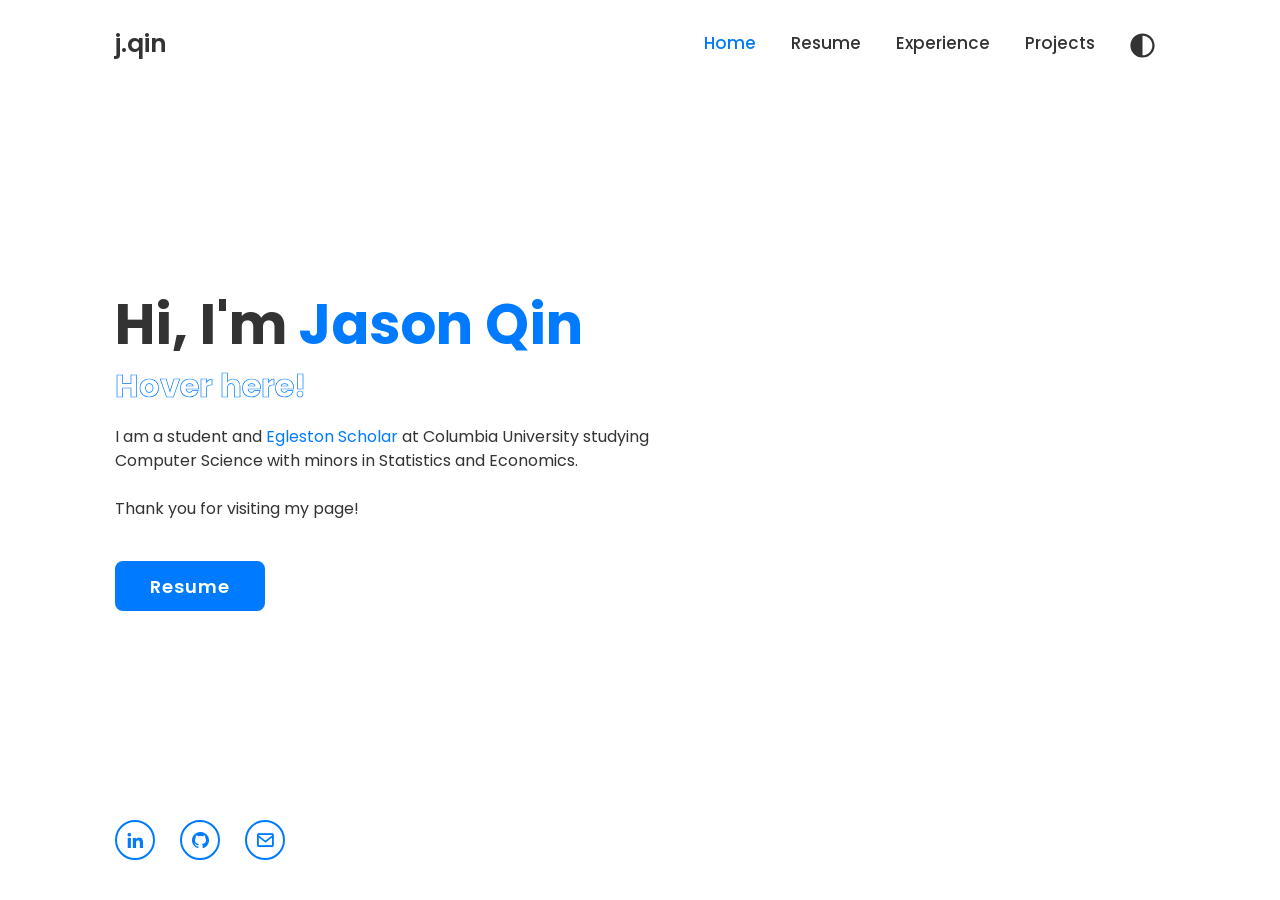
<file: index.html>
<!DOCTYPE html>
<html lang="en">
 
<head>
    <link rel="icon" href="static/images/crane.png" type="image/icon type">
    <meta charset="UTF-8">
    <meta name="viewport" content="width=device-width, initial-scale=1.0">
    <title>J.Qin</title>
    <link href='https://unpkg.com/boxicons@2.1.4/css/boxicons.min.css' rel='stylesheet'>
    <link href="https://stackpath.bootstrapcdn.com/bootstrap/4.5.2/css/bootstrap.min.css" rel="stylesheet">
    <link href="static/css/home.css" rel="stylesheet">
    <script src="static/js/home.js"></script>
</head>

<body>
    <header class="header">
        <a href="index.html" class="logo">j.qin
        </a>

        <div class="bx bx-menu" id="menu-icon"></div>

        <nav class="navbar">
            <a href="index.html" class="active">Home</a>
            <a href="resume.html">Resume</a>
            <a href="experience.html">Experience</a>
            <a href="projects.html">Projects</a>

            <!-- Light/dark toggle button -->
            <button id="theme-toggle" onclick="toggleTheme()" class="theme-toggle" aria-label="Toggle theme">
            <svg
              xmlns="http://www.w3.org/2000/svg"
              aria-hidden="true"
              width="1em"
              height="1em"
              class="theme-toggle__dark-side"
              fill="currentColor"
              viewBox="0 0 32 32"
            >
              <path d="M16 .5C7.4.5.5 7.4.5 16S7.4 31.5 16 31.5 31.5 24.6 31.5 16 24.6.5 16 .5zm0 28.1V3.4C23 3.4 28.6 9 28.6 16S23 28.6 16 28.6z" />
            </svg>
            </button>
        </nav>
    </header>

<section class="home" id="home">
    <div class="home-content">
        <h1>Hi, I'm <span>Jason Qin</span></h1>
        <div class="text-animate">
            <h3 id="text">Hover here!</h3>
        </div>
        <p>I am a student and <a href="https://www.engineering.columbia.edu/egleston-scholars/jason-qin" target="_blank" class = 'link'>Egleston Scholar</a> at Columbia University studying Computer Science with minors in Statistics and Economics.
            <br><br>Thank you for visiting my page!
        </p>
        <div class="btn-box">
            <a href="resume.html" class="btn">Resume</a>
        </div>

        <div class="home-sci">
            <a href="https://www.linkedin.com/in/jasonqinedu/" target="_blank"><i class='bx bxl-linkedin'></i></a>
            <a href="https://github.com/jaysonedu" target="_blank"><i class='bx bxl-github'></i></a>
            <a href="mailto:jasonqinedu@gmail.com?subject=[Website]" target="_blank"><i class='bx bx-envelope'></i></a>

        </div>
<!--
        <div class="home-imgHover">
            
        </div>
-->
    </div>

    <!--Inspired by: Zach Goodson, Github: Quantum-Studios-->
    <script>
        const letters = "abcdefghijklmnopqrstuvwxyz";
        let interval = null;
        let revertInterval = null;
    
        document.getElementById("text").onmouseover = event => {
            let iteration = 0;
            const originalText = "Hover here!";
            
            clearInterval(interval);
            clearInterval(revertInterval); // Clear any existing revert interval
    
            interval = setInterval(() => {
                event.target.innerText = event.target.innerText
                    .split("")
                    .map((letter, index) => {
                        if (index < iteration || !letters.includes(originalText[index].toLowerCase())) {
                            return originalText[index];
                        }
                        return letters[Math.floor(Math.random() * 26)];
                    })
                    .join("");
    
                if (iteration >= originalText.length) {
                    clearInterval(interval);
                }
    
                iteration += originalText.length / 30; // Control speed so it ends in 1s
            }, 30);
    
            // Start reverting each letter one by one after the effect ends
            setTimeout(() => {
                clearInterval(interval);
                let revertIteration = 0;
    
                revertInterval = setInterval(() => {
                    event.target.innerText = event.target.innerText
                        .split("")
                        .map((letter, index) => {
                            if (index < revertIteration || !letters.includes(originalText[index].toLowerCase())) {
                                return originalText[index];
                            }
                            return event.target.innerText[index];
                        })
                        .join("");
    
                    if (revertIteration >= originalText.length) {
                        clearInterval(revertInterval);
                    }
    
                    revertIteration++;
                }, 100); // Adjust the speed of reverting letters here
            }, 1000); // 1 second timeout
        }
    
        document.getElementById("text").onmouseout = function() {
            clearInterval(interval);
            clearInterval(revertInterval);
            event.target.innerText = "Hover here!";
        }
    </script>
    

</section>

<script>
    // Function to toggle theme and save the preference
    function toggleTheme() {
        var element = document.body;
        element.classList.toggle("dark-mode");

        // Save the preference in localStorage
        if (element.classList.contains("dark-mode")) {
            localStorage.setItem("theme", "dark");
        } else {
            localStorage.setItem("theme", "light");
        }
    }

    // On page load, check the saved theme and apply it
    window.onload = function() {
        var savedTheme = localStorage.getItem("theme");
        if (savedTheme && savedTheme === "dark") {
            document.body.classList.add("dark-mode");
        }
    };
</script>

    <!-- Include jQuery, Popper.js, and Bootstrap JS -->
    <script src="https://code.jquery.com/jquery-3.5.1.min.js"></script>
    <script src="https://cdn.jsdelivr.net/npm/@popperjs/core@2.9.2/dist/umd/popper.min.js"></script>
    <script src="https://stackpath.bootstrapcdn.com/bootstrap/4.5.2/js/bootstrap.min.js"></script>
</body>
</html>
</file>
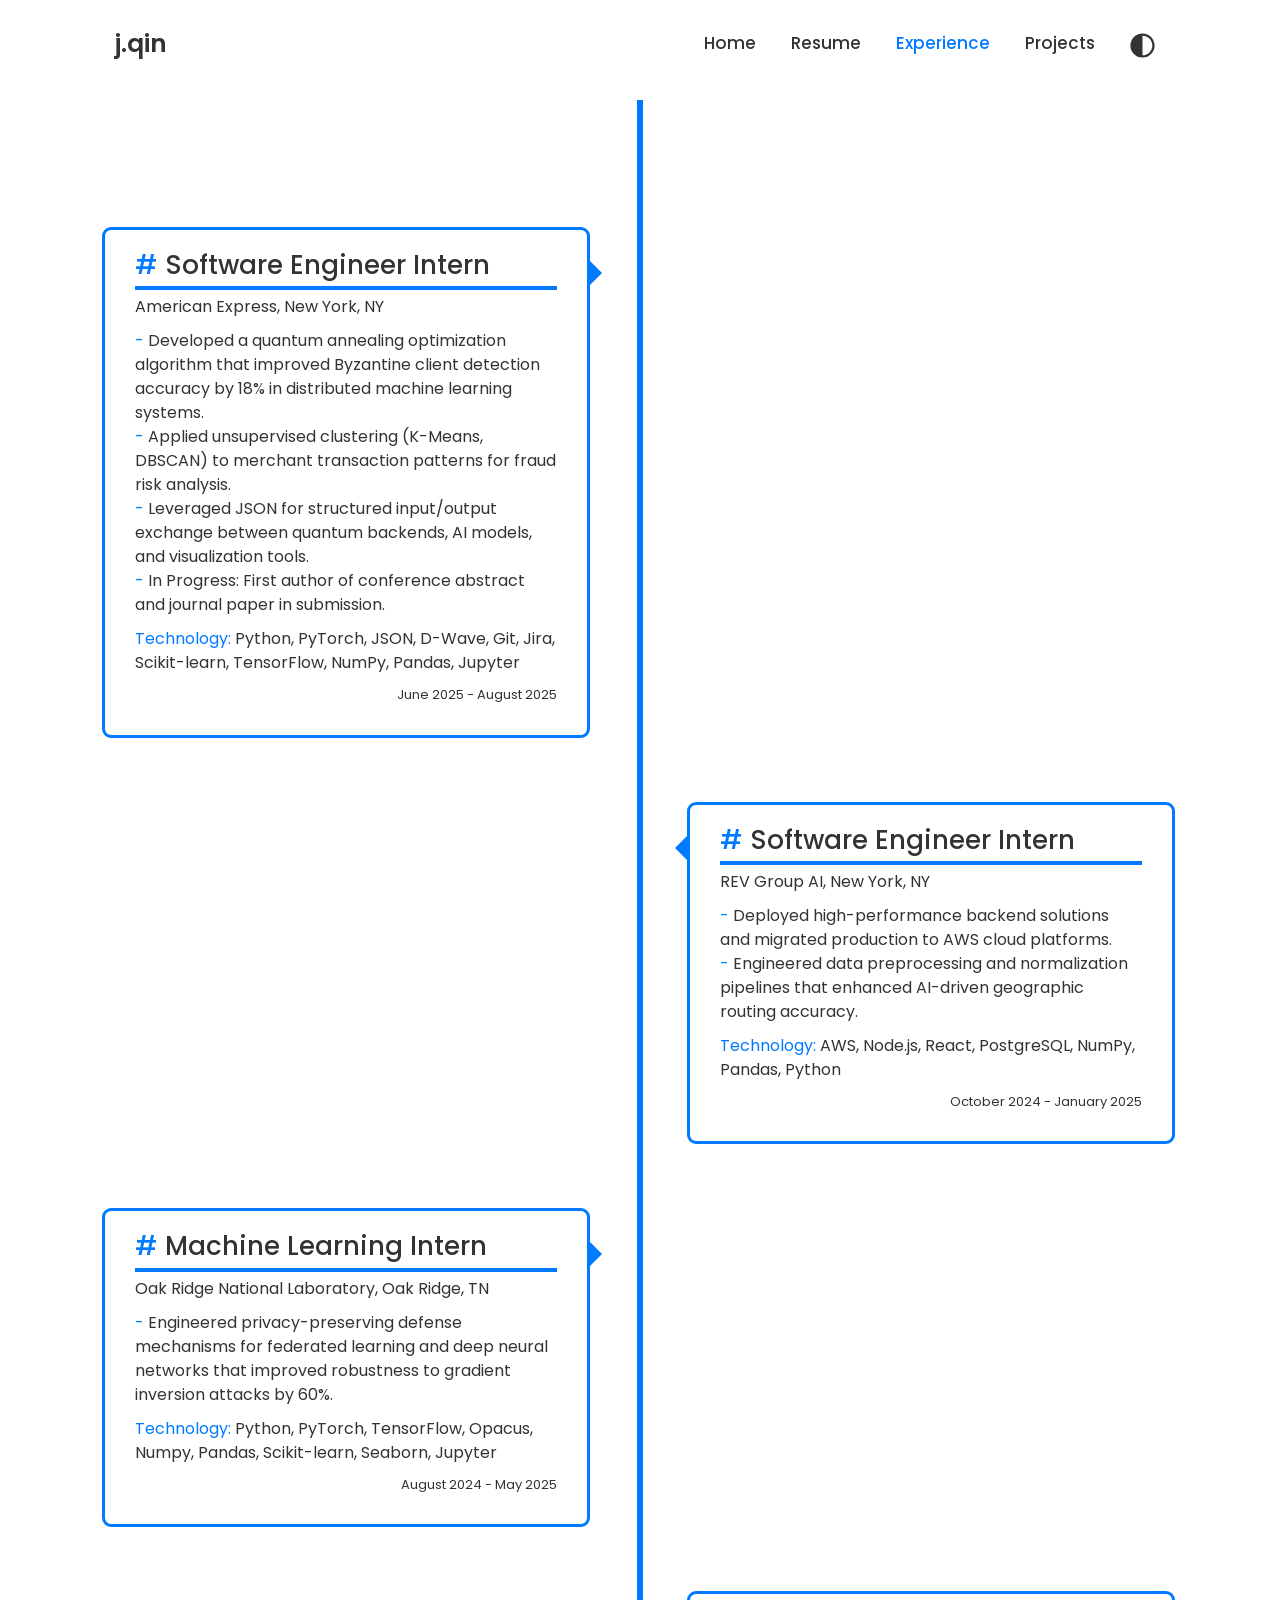
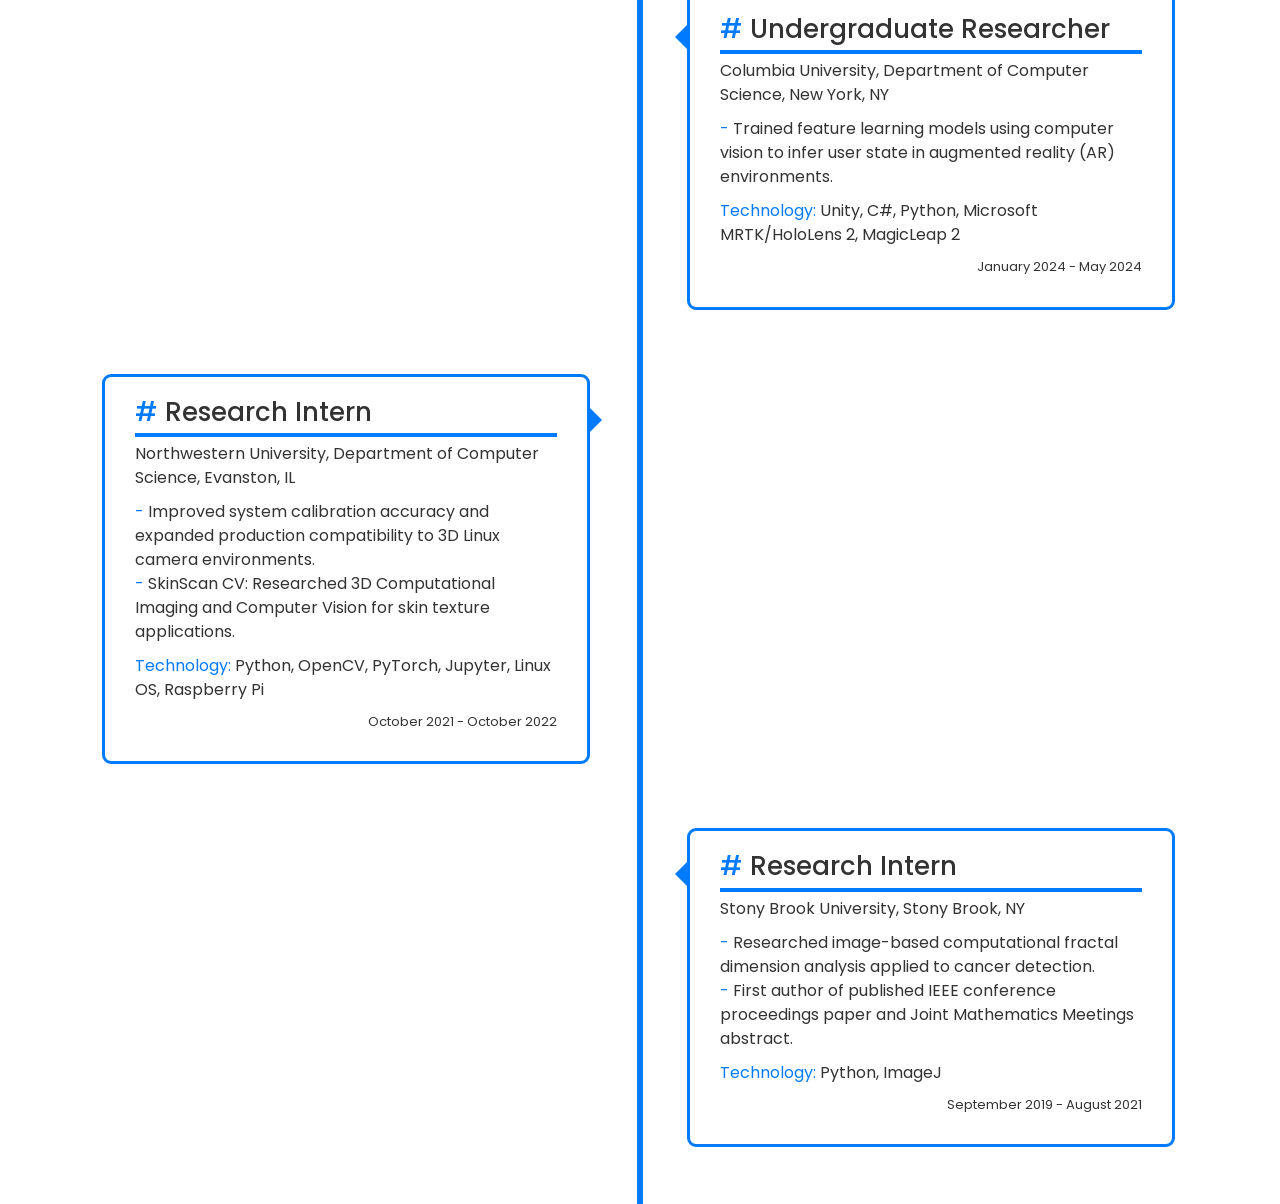
<file: experience.html>
<!DOCTYPE html>
<html lang="en">
 
<head>
    <link rel="icon" href="static/images/crane.png" type="image/icon type">
    <meta charset="UTF-8">
    <meta name="viewport" content="width=device-width, initial-scale=1.0">
    <title>Experience - J.Qin</title>
    <link href='https://unpkg.com/boxicons@2.1.4/css/boxicons.min.css' rel='stylesheet'>
    <link href="https://stackpath.bootstrapcdn.com/bootstrap/4.5.2/css/bootstrap.min.css" rel="stylesheet">
    <link href="static/css/home.css" rel="stylesheet">
    <script src="static/js/home.js"></script>
</head>

<body>
    <header class="header">
        <a href="index.html" class="logo">j.qin
        </a>

        <div class="bx bx-menu" id="menu-icon"></div>

        <nav class="navbar">
            <a href="index.html">Home</a>
            <a href="resume.html">Resume</a>
            <a href="experience.html" class="active">Experience</a>
            <a href="projects.html">Projects</a>

            <!-- Light/dark toggle button -->
            <button id="theme-toggle" onclick="toggleTheme()" class="theme-toggle" aria-label="Toggle theme">
            <svg
              xmlns="http://www.w3.org/2000/svg"
              aria-hidden="true"
              width="1em"
              height="1em"
              class="theme-toggle__dark-side"
              fill="currentColor"
              viewBox="0 0 32 32"
            >
              <path d="M16 .5C7.4.5.5 7.4.5 16S7.4 31.5 16 31.5 31.5 24.6 31.5 16 24.6.5 16 .5zm0 28.1V3.4C23 3.4 28.6 9 28.6 16S23 28.6 16 28.6z" />
            </svg>
            </button>
        </nav>
    </header>

<section class="timeline">

    <div class="timeline-container left">
        <div class="timeline-text">
            <h3><span># </span>Software Engineer Intern</h3>
            <p class="location">American Express, New York, NY</p>
            <p class="description"><span>- </span>Developed a quantum annealing optimization algorithm that improved Byzantine client detection accuracy by 18% in distributed machine learning systems.
            <br><span>- </span>Applied unsupervised clustering (K-Means, DBSCAN) to merchant transaction patterns for fraud risk analysis.
            <br><span>- </span>Leveraged JSON for structured input/output exchange between quantum backends, AI models, and visualization tools.
            <br><span>- </span>In Progress: First author of conference abstract and journal paper in submission.
            </p>
            <p class="technology"><span>Technology: </span>Python, PyTorch, JSON, D-Wave, Git, Jira, Scikit-learn, TensorFlow, NumPy, Pandas, Jupyter</p>
            <p class="date">June 2025 - August 2025</p> 

            <span class="container-arrow left"></span>
        </div>
    </div>

    <div class="timeline-container right">
        <div class="timeline-text">
            <h3><span># </span>Software Engineer Intern</h3>
            <p class="location">REV Group AI, New York, NY</p>
            <p class="description"><span>- </span>Deployed high-performance backend solutions and migrated production to AWS cloud platforms.
            <br><span>- </span>Engineered data preprocessing and normalization pipelines that enhanced AI-driven geographic routing accuracy.
            </p>
            <p class="technology"><span>Technology: </span>AWS, Node.js, React, PostgreSQL, NumPy, Pandas, Python</p>
            <p class="date">October 2024 - January 2025</p> 

            <span class="container-arrow right"></span>
        </div>
    </div>

    <div class="timeline-container left">
        <div class="timeline-text">
            <h3><span># </span>Machine Learning Intern</h3>
            <p class="location">Oak Ridge National Laboratory, Oak Ridge, TN</p>
            <p class="description"><span>- </span>Engineered privacy-preserving defense mechanisms for federated learning and deep neural networks that improved robustness to gradient inversion attacks by 60%.
            </p>
            <p class="technology"><span>Technology: </span>Python, PyTorch, TensorFlow, Opacus, Numpy, Pandas, Scikit-learn, Seaborn, Jupyter</p>
            <p class="date">August 2024 - May 2025</p> 

            <span class="container-arrow left"></span>
        </div>
    </div>

    <div class="timeline-container right">
        <div class="timeline-text">
            <h3><span># </span>Undergraduate Researcher</h3>
            <p class="location">Columbia University, Department of Computer Science, New York, NY</p>
            <p class="description"><span>- </span>Trained feature learning models using computer vision to infer user state in augmented reality (AR) environments.
            </p>
            <p class="technology"><span>Technology: </span>Unity, C#, Python, Microsoft MRTK/HoloLens 2, MagicLeap 2</p>
            <p class="date">January 2024 - May 2024</p> 

            <span class="container-arrow right"></span>
        </div>
    </div>

    <div class="timeline-container left">
        <div class="timeline-text">
            <h3><span># </span>Research Intern</h3>
            <p class="location">Northwestern University, Department of Computer Science, Evanston, IL</p>
            <p class="description"><span>- </span>Improved system calibration accuracy and expanded production compatibility to 3D Linux camera environments.
            <br><span>- </span>SkinScan CV: Researched 3D Computational Imaging and Computer Vision for skin texture applications.
            </p>
            <p class="technology"><span>Technology: </span>Python, OpenCV, PyTorch, Jupyter, Linux OS, Raspberry Pi</p>
            <p class="date">October 2021 - October 2022</p> 

            <span class="container-arrow left"></span>
        </div>
    </div>

    <div class="timeline-container right">
        <div class="timeline-text">
            <h3><span># </span>Research Intern</h3>
            <p class="location">Stony Brook University, Stony Brook, NY</p>
            <p class="description"><span>- </span>Researched image-based computational fractal dimension analysis applied to cancer detection.
            <br><span>- </span>First author of published IEEE conference proceedings paper and Joint Mathematics Meetings abstract.
            </p>
            <p class="technology"><span>Technology: </span>Python, ImageJ</p>
            <p class="date">September 2019 - August 2021</p> 

            <span class="container-arrow right"></span>
        </div>
    </div>
    

</section>

<script>
    // Function to toggle theme and save the preference
    function toggleTheme() {
        var element = document.body;
        element.classList.toggle("dark-mode");

        // Save the preference in localStorage
        if (element.classList.contains("dark-mode")) {
            localStorage.setItem("theme", "dark");
        } else {
            localStorage.setItem("theme", "light");
        }
    }

    // On page load, check the saved theme and apply it
    window.onload = function() {
        var savedTheme = localStorage.getItem("theme");
        if (savedTheme && savedTheme === "dark") {
            document.body.classList.add("dark-mode");
        }
    };
</script>

    <!-- Include jQuery, Popper.js, and Bootstrap JS -->
    <script src="https://code.jquery.com/jquery-3.5.1.min.js"></script>
    <script src="https://cdn.jsdelivr.net/npm/@popperjs/core@2.9.2/dist/umd/popper.min.js"></script>
    <script src="https://stackpath.bootstrapcdn.com/bootstrap/4.5.2/js/bootstrap.min.js"></script>
</body>
</html>
</file>
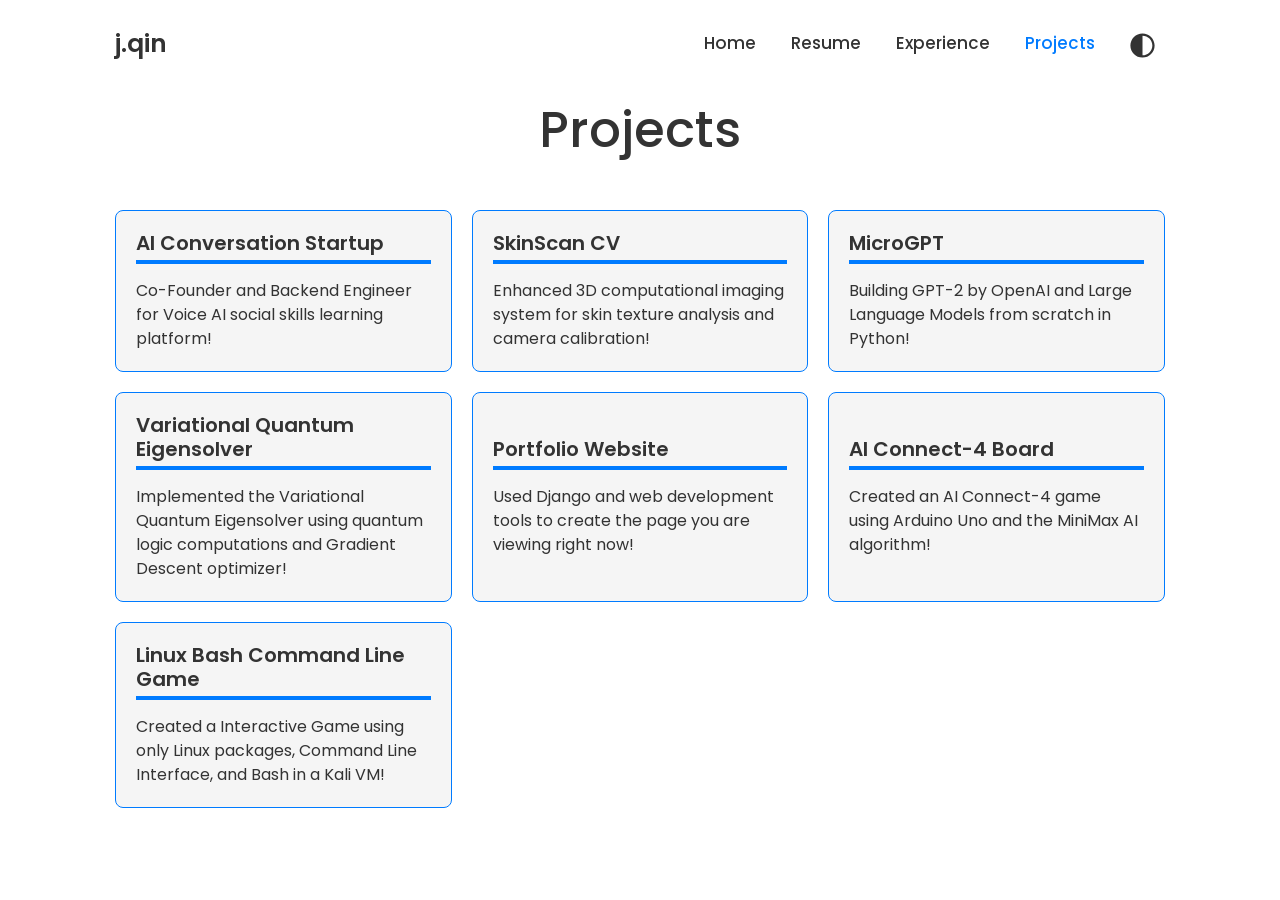
<file: projects.html>
<!DOCTYPE html>
<html lang="en">
 
<head>
    <link rel="icon" href="static/images/crane.png" type="image/icon type">
    <meta charset="UTF-8">
    <meta name="viewport" content="width=device-width, initial-scale=1.0">
    <title>Projects - J.Qin</title>
    <link href='https://unpkg.com/boxicons@2.1.4/css/boxicons.min.css' rel='stylesheet'>
    <link href="https://stackpath.bootstrapcdn.com/bootstrap/4.5.2/css/bootstrap.min.css" rel="stylesheet">
    <link href="static/css/home.css" rel="stylesheet">
    <script src="static/js/home.js"></script>
</head>

<body>
    <header class="header">
        <a href="index.html" class="logo">j.qin
        </a>

        <div class="bx bx-menu" id="menu-icon"></div>

        <nav class="navbar">
            <a href="index.html">Home</a>
            <a href="resume.html">Resume</a>
            <a href="experience.html">Experience</a>
            <a href="projects.html" class="active">Projects</a>

            <!-- Light/dark toggle button -->
            <button id="theme-toggle" onclick="toggleTheme()" class="theme-toggle" aria-label="Toggle theme">
            <svg
              xmlns="http://www.w3.org/2000/svg"
              aria-hidden="true"
              width="1em"
              height="1em"
              class="theme-toggle__dark-side"
              fill="currentColor"
              viewBox="0 0 32 32"
            >
              <path d="M16 .5C7.4.5.5 7.4.5 16S7.4 31.5 16 31.5 31.5 24.6 31.5 16 24.6.5 16 .5zm0 28.1V3.4C23 3.4 28.6 9 28.6 16S23 28.6 16 28.6z" />
            </svg>
            </button>
        </nav>
    </header>

<section class="projects" id="projects">
    <h2 class="heading">Projects</h2>

    <div class="project-grid">
        <div class="project-card"  
        card-description="
            - Co-Founder and Backend Engineer for AI Conversation Startup helping users learn social skills using Voice AI (ElevenLabs).
            
            - Integrated CI/CD logging pipelines with Agentic AI workflows and LLM evaluation to enhance conversation quality.
            
            - Developed backend solutions for voice-based AI interactions and social learning platforms.
        "
        card-technology="
        Python, ElevenLabs, CI/CD, LLM, Agentic AI, Backend Development, Voice AI
        ">
            <div class="card-content">
                <h5 class="card-title">AI Conversation Startup</h5>
                <p class="card-text">Co-Founder and Backend Engineer for Voice AI social skills learning platform!</p>
            </div>
        </div>

        <div class="project-card"  
        card-description="
            - Improved system calibration accuracy and expanded production compatibility to 3D Linux camera environments.
            
            - Enhanced SkinScan CV system for 3D Computational Imaging and Computer Vision for skin texture applications.
            
            - Implemented advanced camera calibration and exposure settings for Linux-based imaging systems.
        "
        card-technology="
        Python, OpenCV, PyTorch, Linux OS, 3D Imaging, Camera Calibration, Computer Vision
        ">
            <div class="card-content">
                <h5 class="card-title">SkinScan CV</h5>
                <p class="card-text">Enhanced 3D computational imaging system for skin texture analysis and camera calibration!</p>
            </div>
        </div>

        <div class="project-card"  
        card-description="
            - Building GPT-2 by OpenAI from scratch using Python and PyTorch.

            - Training a 10 million parameter Large Language Model and Transformer for GPT prompt engineering.
    
            - Implemented manual Backpropagation, WaveNet, Tokenization, Recurrent Neural Networks, Convolutional Layers, BatchNorm, LayerNorm, Bigram Model, and statistical loss methods.
        "
        card-technology="
        Python, Jupyter, PyTorch, Numpy, Pandas, Graphviz
        ">
            <div class="card-content">
                <h5 class="card-title">MicroGPT</h5>
                <p class="card-text">Building GPT-2 by OpenAI and Large Language Models from scratch in Python!</p>
            </div>
        </div>

        <div class="project-card"  
        card-description="
        - Implemented the Variational Quantum Eigensolver in Qiskit code to find the ground state Hamiltonian through quantum logic computations and a gradient descent optimizer.

        - Deployed .NET C# unit testing and implemented with IBM cloud-based quantum computers.

        - Awarded the Best Video Award for presentation at the MIT Lincoln Laboratory Beaver Works Summer Institute.
        "
        card-technology="
        Python, Jupyter, Qiskit, Q#, C#, .NET, Git
        ">
            <div class="card-content">
                <h5 class="card-title">Variational Quantum Eigensolver</h5>
                <p class="card-text">Implemented the Variational Quantum Eigensolver using quantum logic computations and Gradient Descent optimizer!</p>
            </div>
        </div>

        <div class="project-card"  
        card-description="
            - Created Personal Portfolio Website using Django framework to showcase past projects and highlight web development experience.
            
            - Integrated frontend and backend technologies, managed a PostgreSQL database, and implemented privacy-preserving practices. 

            - Deployed the website using Railway and Cloudflare integration.
        "
        card-technology="
        Python, Django, PostgreSQL, JavaScript, CSS, Bootstrap, HTML, Railway, Cloudflare, Git, SMTP
        ">
            <div class="card-content">
                <h5 class="card-title">Portfolio Website</h5>
                <p class="card-text">Used Django and web development tools to create the page you are viewing right now!</p>
            </div>
        </div>

        <div class="project-card"  
        card-description="
            - Created an AI Connect-4 game using Arduino Uno that detects and responds to user piece drop.

            - Connected MiniMax algorithm in C++ code to a physical connect four board with photoresistors, servo, and other electrical components.
        "
        card-technology="
        Arduino, C++, Python, ESP32
        ">
            <div class="card-content">
                <h5 class="card-title">AI Connect-4 Board</h5>
                <p class="card-text">Created an AI Connect-4 game using Arduino Uno and the MiniMax AI algorithm!</p>
            </div>
        </div>

        <div class="project-card"  
        card-description="
            - Created a Linux Command Line Interface game inspired by Photopia (Adam Cadre), an immersive digital literature piece.

            - Worked with Linux local file and directory manipulation in a Kali Virtual Machine.
        "
        card-technology="
        Linux, Bash, Kali VM, Command Line Interface
        ">
            <div class="card-content">
                <h5 class="card-title">Linux Bash Command Line Game</h5>
                <p class="card-text">Created a Interactive Game using only Linux packages, Command Line Interface, and Bash in a Kali VM!</p>
            </div>
        </div>
        
    </div>
</section>

<div id="projectModal" class="modal">
    <div class="modal-content">
        <span class="close">&times;</span>
        <h2 class ="modal-title" id="modal-title"></h2>
        <p id="modal-description"></p>
        <h3 class="card-technology-header"><br>Technology:</h3>
        <p id="modal-technology"></p>
    </div>
</div>

<script>
    // Get the modal
    var modal = document.getElementById("projectModal");

    // Get the <span> element that closes the modal
    var span = document.getElementsByClassName("close")[0];

    // Get all the project cards
    var cards = document.querySelectorAll('.project-card');

    cards.forEach(card => {
        card.addEventListener('click', function() {
            // Set modal content
            var title = this.querySelector('.card-title').innerText;
            var description = this.getAttribute('card-description');
            var technology = this.getAttribute('card-technology');
            document.getElementById('modal-title').innerText = title;
            document.getElementById('modal-description').innerText = description;
            document.getElementById('modal-technology').innerText = technology;

            // Display the modal
            modal.style.display = "block";
        });
    });

    // When the user clicks on <span> (x), close the modal
    span.onclick = function() {
        modal.style.display = "none";
    }

    // When the user clicks anywhere outside of the modal, close it
    window.onclick = function(event) {
        if (event.target == modal) {
            modal.style.display = "none";
        }
    }
</script>

<script>
    // Function to toggle theme and save the preference
    function toggleTheme() {
        var element = document.body;
        element.classList.toggle("dark-mode");

        // Save the preference in localStorage
        if (element.classList.contains("dark-mode")) {
            localStorage.setItem("theme", "dark");
        } else {
            localStorage.setItem("theme", "light");
        }
    }

    // On page load, check the saved theme and apply it
    window.onload = function() {
        var savedTheme = localStorage.getItem("theme");
        if (savedTheme && savedTheme === "dark") {
            document.body.classList.add("dark-mode");
        }
    };
</script>

    <!-- Include jQuery, Popper.js, and Bootstrap JS -->
    <script src="https://code.jquery.com/jquery-3.5.1.min.js"></script>
    <script src="https://cdn.jsdelivr.net/npm/@popperjs/core@2.9.2/dist/umd/popper.min.js"></script>
    <script src="https://stackpath.bootstrapcdn.com/bootstrap/4.5.2/js/bootstrap.min.js"></script>
</body>
</html>
</file>
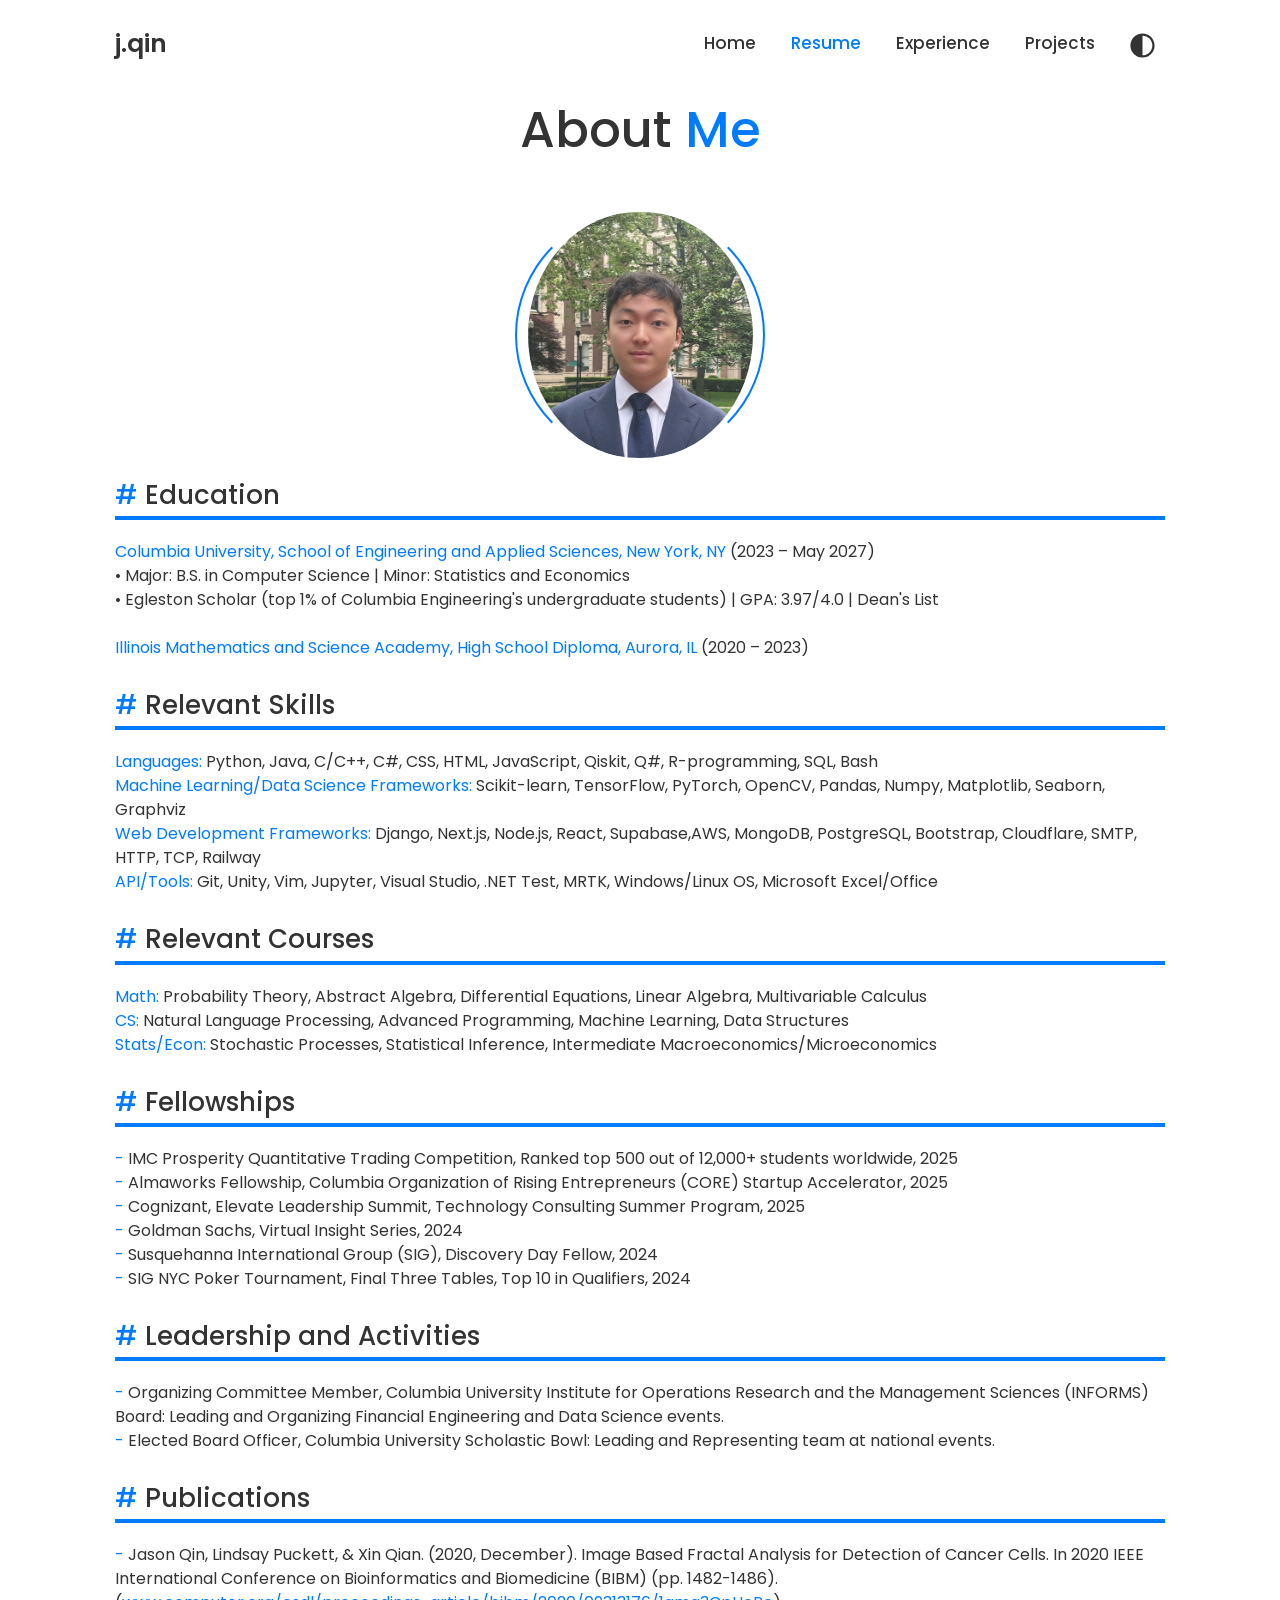
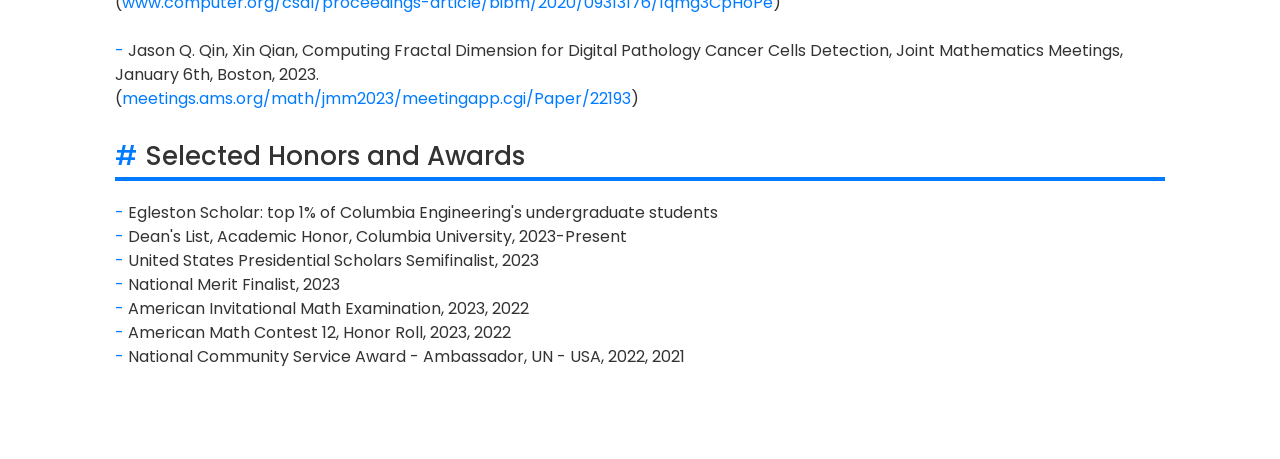
<file: resume.html>
<!DOCTYPE html>
<html lang="en">
 
<head>
    <link rel="icon" href="static/images/crane.png" type="image/icon type">
    <meta charset="UTF-8">
    <meta name="viewport" content="width=device-width, initial-scale=1.0">
    <title>Resume - J.Qin</title>
    <link href='https://unpkg.com/boxicons@2.1.4/css/boxicons.min.css' rel='stylesheet'>
    <link href="https://stackpath.bootstrapcdn.com/bootstrap/4.5.2/css/bootstrap.min.css" rel="stylesheet">
    <link href="static/css/home.css" rel="stylesheet">
    <script src="static/js/home.js"></script>
</head>

<body>
    <header class="header">
        <a href="index.html" class="logo">j.qin
        </a>

        <div class="bx bx-menu" id="menu-icon"></div>

        <nav class="navbar">
            <a href="index.html">Home</a>
            <a href="resume.html" class="active">Resume</a>
            <a href="experience.html">Experience</a>
            <a href="projects.html">Projects</a>

            <!-- Light/dark toggle button -->
            <button id="theme-toggle" onclick="toggleTheme()" class="theme-toggle" aria-label="Toggle theme">
            <svg
              xmlns="http://www.w3.org/2000/svg"
              aria-hidden="true"
              width="1em"
              height="1em"
              class="theme-toggle__dark-side"
              fill="currentColor"
              viewBox="0 0 32 32"
            >
              <path d="M16 .5C7.4.5.5 7.4.5 16S7.4 31.5 16 31.5 31.5 24.6 31.5 16 24.6.5 16 .5zm0 28.1V3.4C23 3.4 28.6 9 28.6 16S23 28.6 16 28.6z" />
            </svg>
            </button>
        </nav>
    </header>

<section class="about" id="about">
    <h2 class="heading">About <span>Me</span></h2>

    <div class="about-img">
        <img src="static/images/IMG_5918.jpeg" alt="">
        <span class="circle-spin"></span>
    </div>

    <div class="about-content">
        <h3><span># </span>Education</h3>
        <p>
            <span>Columbia University, School of Engineering and Applied Sciences, New York, NY</span> (2023 – May 2027)<br>
            • Major: B.S. in Computer Science | Minor: Statistics and Economics<br>
            • Egleston Scholar (top 1% of Columbia Engineering's undergraduate students) | GPA: 3.97/4.0 | Dean's List<br><br>
            <span>Illinois Mathematics and Science Academy, High School Diploma, Aurora, IL</span> (2020 – 2023)
        </p>

        <h3><span># </span>Relevant Skills</h3>
        <p>
            <span>Languages: </span>Python, Java, C/C++, C#, CSS, HTML, JavaScript, Qiskit, Q#, R-programming, SQL, Bash<br>
            <span>Machine Learning/Data Science Frameworks: </span>Scikit-learn, TensorFlow, PyTorch, OpenCV, Pandas, Numpy, Matplotlib, Seaborn, Graphviz<br>
            <span>Web Development Frameworks: </span>Django, Next.js, Node.js, React, Supabase,AWS, MongoDB, PostgreSQL, Bootstrap, Cloudflare, SMTP, HTTP, TCP, Railway<br>
            <span>API/Tools: </span>Git, Unity, Vim, Jupyter, Visual Studio, .NET Test, MRTK, Windows/Linux OS, Microsoft Excel/Office<br>
        </p>

        <h3><span># </span>Relevant Courses</h3>
        <p>
            <span>Math: </span>Probability Theory, Abstract Algebra, Differential Equations, Linear Algebra, Multivariable Calculus<br>
            <span>CS: </span>Natural Language Processing, Advanced Programming, Machine Learning, Data Structures<br>
            <span>Stats/Econ: </span>Stochastic Processes, Statistical Inference, Intermediate Macroeconomics/Microeconomics<br>
        </p>

        <h3><span># </span>Fellowships</h3>
        <p>
            <span>- </span>IMC Prosperity Quantitative Trading Competition, Ranked top 500 out of 12,000+ students worldwide, 2025<br>
            <span>- </span>Almaworks Fellowship, Columbia Organization of Rising Entrepreneurs (CORE) Startup Accelerator, 2025<br>
            <span>- </span>Cognizant, Elevate Leadership Summit, Technology Consulting Summer Program, 2025<br>
            <span>- </span>Goldman Sachs, Virtual Insight Series, 2024<br>
            <span>- </span>Susquehanna International Group (SIG), Discovery Day Fellow, 2024<br>
            <span>- </span>SIG NYC Poker Tournament, Final Three Tables, Top 10 in Qualifiers, 2024<br>
        </p>

        <h3><span># </span>Leadership and Activities</h3>
        <p>
            <span>- </span>Organizing Committee Member, Columbia University Institute for Operations Research and the Management Sciences (INFORMS) Board: Leading and Organizing Financial Engineering and Data Science events.<br>
            <span>- </span>Elected Board Officer, Columbia University Scholastic Bowl: Leading and Representing team at national events.<br>
        </p>

        <h3><span># </span>Publications</h3>
        <p>
            <span>- </span>Jason Qin, Lindsay Puckett, & Xin Qian. (2020, December). Image Based Fractal Analysis for Detection of Cancer Cells. In 2020 IEEE International Conference on Bioinformatics and Biomedicine (BIBM) (pp. 1482-1486).<br>
            (<a href="https://www.computer.org/csdl/proceedings-article/bibm/2020/09313176/1qmg3CpHoPe" target="_blank" class="link">www.computer.org/csdl/proceedings-article/bibm/2020/09313176/1qmg3CpHoPe</a>)<br><br>
            <span>- </span>Jason Q. Qin, Xin Qian, Computing Fractal Dimension for Digital Pathology Cancer Cells Detection, Joint Mathematics Meetings, January 6th, Boston, 2023. <br> 
            (<a href="https://meetings.ams.org/math/jmm2023/meetingapp.cgi/Paper/22193" target="_blank" class="link">meetings.ams.org/math/jmm2023/meetingapp.cgi/Paper/22193</a>)
        </p>

        <h3><span># </span>Selected Honors and Awards</h3>
        <p>
        <span>- </span>Egleston Scholar: top 1% of Columbia Engineering's undergraduate students<br>
        <span>- </span>Dean's List, Academic Honor, Columbia University, 2023-Present<br>
        <span>- </span>United States Presidential Scholars Semifinalist, 2023<br>
        <span>- </span>National Merit Finalist, 2023<br>
        <span>- </span>American Invitational Math Examination, 2023, 2022<br>
        <span>- </span>American Math Contest 12, Honor Roll, 2023, 2022<br>
        <span>- </span>National Community Service Award - Ambassador, UN - USA, 2022, 2021 
        
        </p>



        
        <!-- If you want to add a resume download button, uncomment and link to your resume file:
        <div class="btn-box btns">
            <a href="static/files/resume.pdf" class="btn" download>Download Resume</a>
        </div>
        -->
    </div>
</section>

<script>
    // Function to toggle theme and save the preference
    function toggleTheme() {
        var element = document.body;
        element.classList.toggle("dark-mode");

        // Save the preference in localStorage
        if (element.classList.contains("dark-mode")) {
            localStorage.setItem("theme", "dark");
        } else {
            localStorage.setItem("theme", "light");
        }
    }

    // On page load, check the saved theme and apply it
    window.onload = function() {
        var savedTheme = localStorage.getItem("theme");
        if (savedTheme && savedTheme === "dark") {
            document.body.classList.add("dark-mode");
        }
    };
</script>

    <!-- Include jQuery, Popper.js, and Bootstrap JS -->
    <script src="https://code.jquery.com/jquery-3.5.1.min.js"></script>
    <script src="https://cdn.jsdelivr.net/npm/@popperjs/core@2.9.2/dist/umd/popper.min.js"></script>
    <script src="https://stackpath.bootstrapcdn.com/bootstrap/4.5.2/js/bootstrap.min.js"></script>
</body>
</html>
</file>
<file: static/css/home.css>
/* General Styles */
@import url('https://fonts.googleapis.com/css2?family=Poppins:ital,wght@0,100;0,200;0,300;0,400;0,500;0,600;0,700;0,800;0,900;1,100;1,200;1,300;1,400;1,500;1,600;1,700;1,800;1,900&display=swap');
:root {

    /* Light Mode Variables */
    --bg-color-light: white;
    --second-bg-color-light: #f5f5f5;
    --text-color-light: #333333;
    --main-color-light: #007bff;
    
    /* Dark Mode Variables */
    --bg-color-dark: black;
    --second-bg-color-dark: #112e42;
    --text-color-dark: #ededed;
    --main-color-dark: #00abf0;
  
    /* Default (Light Mode) */
    --bg-color: var(--bg-color-light);
    --second-bg-color: var(--second-bg-color-light);
    --text-color: var(--text-color-light);
    --main-color: var(--main-color-light);


}


html {
    font-size: 62.5%;
    overflow-x: hidden;
}

* {
    margin: 0;
    padding: 0;
    box-sizing: border-box;
    text-decoration: none;
    border: none;
    outline: none;
    scroll-behavior: smooth;
    font-family: 'Poppins', sans-serif;
}

body {
    --bg-color: var(--bg-color-light);
    --second-bg-color: var(--second-bg-color-light);
    --text-color: var(--text-color-light);
    --main-color: var(--main-color-light);
    
    background: var(--bg-color);
    color: var(--text-color);
    background-color: var(--bg-color);
    overflow-x: hidden; /* Prevent horizontal scroll */
}

.dark-mode {
    --bg-color: var(--bg-color-dark);
    --second-bg-color: var(--second-bg-color-dark);
    --text-color: var(--text-color-dark);
    --main-color: var(--main-color-dark);
}

.header {
    position: fixed;
    top: 0;
    left: 0;
    width: 100%;
    padding: 2rem 9%;
    background: var(--bg-color);
    display: flex;
    justify-content: space-between;
    align-items: center;
    z-index: 100;
    transition: .3s;
}

.header.sticky {
    background: var(--bg-color);
}

.logo {
    font-size: 2.5rem;
    color: var(--text-color);
    font-weight: 600;
}

.navbar a {
    font-size: 1.7rem;
    color: var(--text-color);
    font-weight: 500;
    margin-left: 3.5rem;
    transition: .3s;
}

.divider {
    font-size: 1.7rem;
    color: var(--text-color);
    font-weight: 500;
    margin-left: 3.5rem;
    transition: .3s;
}

.theme-toggle {
    font-size: 2.5rem;
    color: var(--text-color);
    font-weight: 500;
    margin-left: 3.5rem;
    transition: .3s;
    background-color: var(--bg-color);
    color: var(--text-color);
    cursor: pointer;
    transition: background-color 0.3s;
    border: transparent;
}

.theme-toggle:hover {
    color: var(--main-color);
}

.navbar a:hover,
.navbar a.active {
    color: var(--main-color);
}

#menu-icon {
    font-size: 3.6rem;
    color: var(--text-color);
    cursor: pointer;
    display: none;
}

span {
    color: var(--main-color) !important;

}

.home-content h1 span {
    color: var(--main-color);
}

section {
    min-height: 100vh;
    padding: 10rem 9% 2rem;
}

.home {
    display: flex;
    align-items: center;
    padding: 0 9%;
    background-size: cover;
    background-position: center;
}

.home-content {
    max-width: 60rem;
}

.home-content h1 {
    font-size: 5.6rem;
    font-weight: 700;
    line-height: 1.3;
}

.home-content .text-animate {
    position: relative;
    width: 32.8rem;
    animation-duration: 1s;
}

.home-content .text-animate h3 {
    font-size: 3.2rem;
    font-weight: 700;
    color: transparent;
    -webkit-text-stroke: .7px var(--main-color);
}

.home-content p {
    font-size: 1.6rem;
    margin: 2rem  0 4rem;
}

.btn-box {
    position: relative;
    display: flex;
    justify-content: space-between;
    width: 34.5rem;
    height: 5rem;
}

.btn-box .btn {
    position: relative;
    display: inline-flex;
    justify-content: center;
    align-items: center;
    width: 15rem;
    height: 100%;
    background: var(--main-color);
    border: .2rem solid var(--main-color);
    border-radius: .8rem;
    font-size: 1.8rem;
    font-weight: 600;
    letter-spacing: .1rem;
    color: var(--bg-color);
    z-index: 1;
    overflow: hidden;
    transition: .5s;
}

.btn-box .btn:hover {
    color: var(--main-color);
}

.btn-box .btn:nth-child(2) {
    background: transparent;
    color: var(--main-color);
}

.btn-box .btn:nth-child(2):hover {
    color: var(--bg-color);
}

.btn-box .btn:nth-child(2)::before {
    background: var(--main-color);
}

.btn-box .btn::before {
    content: '';
    position: absolute;
    top: 0;
    left: 0;
    width: 0;
    height: 100%;
    background: var(--bg-color);
    z-index: -1;
    transition: .5s;
}

.btn-box .btn:hover::before {
    width: 100%;
}

.home-sci {
    position: absolute;
    bottom: 4rem;
    width: 170px;
    display: flex;
    justify-content: space-between;
}

.home-sci a {
    position: relative;
    display: inline-flex;
    justify-content: center;
    align-items: center;
    width: 40px;
    height: 40px;
    background: transparent;
    border: .2rem solid var(--main-color);
    border-radius: 50%;
    font-size: 20px;
    color: var(--main-color);
    z-index: 1;
    overflow: hidden;
}

.home-sci a:hover {
    color: var(--bg-color);
}

.home-sci a::before {
    content: '';
    position: absolute;
    top: 0;
    left: 0;
    width: 0;
    height: 100%;
    background: var(--main-color);
    z-index: -1;
    transition: .5s;
}

.home-sci a:hover::before {
    width: 100%;

}

.home-imgHover {
    position: absolute;
    top: 0;
    right: 0;
    width: 45%;
    height: 100%;
    background: transparent;
    border: 2px transparent;
    transition: 3s;

}

.home-imgHover:hover {
    background :var(--bg-color);
    opacity: .8;
}

.about {
    display: flex;
    justify-content: center;
    align-items: center;
    flex-direction: column;
    gap: 2rem;
    background: var(--bg-color);
    padding-bottom: 6rem;
}

.heading {
    font-size: 5rem;
    margin-bottom: 3rem;
    text-align: center;
}

.about-img {
    position: relative;
    width: 25rem;
    height: 25rem;
    border-radius: 50%;
    display: flex;
    justify-content: center;
    align-items: center;
}

.about-img img {
    width: 90%;
    border-radius: 50%;
    border: .2rem solid var var(--main-color);

}

.about-img .circle-spin {
    position: absolute;
    top: 50%;
    left: 50%;
    transform: translate(-50%, -50%) rotate(0);
    width: 100%;
    height: 100%;
    border-radius: 50%;
    border-top: .2rem solid var(--bg-color);
    border-bottom: .2rem solid var(--bg-color);
    border-left: .2rem solid var(--main-color);
    border-right: .2rem solid var(--main-color);

    animation: aboutSpinner 8s linear infinite;
}

@keyframes aboutSpinner {
    100% {
        transform: translate(-50%, -50%) rotate(360deg);
    }
}

.link {
    color: var(--main-color);
}

.about-content {
    text-align: left;
}

.about-content h3 {
    font-size: 2.6rem;
    border-bottom: 4px solid var(--main-color);
    padding-bottom: 5px;
}

.about-content p {
    font-size: 1.6rem;
    margin: 2rem 0 3rem;
}

.btn-box.btns {
    display: inline-block;
    width: 15rem;
}

.btn-box.btns a::before {
    background: var(--second-bg-color);
}

.timeline {
    position: relative;
    max-width: 1200px;
    margin: 100px auto 0;
}

.timeline .btn-box .btn {
    font-size: 1.5rem;
    width: 100%;
    height: 5rem;
}


.timeline-container {
    padding: 10px 50px;
    position: relative;
    width: 60%;
    animation: movedown 1s linear forwards;
    opacity: 0;
}

.timeline-container h3 {
    font-size: 2.6rem;
    border-bottom: 4px solid var(--main-color);
    padding-bottom: 5px;
}

@keyframes movedown {
    0% {
        opacity: 0;
        transform: translateY(-30px);
    }
    100% {
        opacity: 1;
        transform: translateY(0px);
    }
}

.timeline-container:nth-child(1) {
    animation-delay: 0s;
}
.timeline-container:nth-child(2) {
    animation-delay: 1s;
}
.timeline-container:nth-child(3) {
    animation-delay: 2s;
}
.timeline-container:nth-child(4) {
    animation-delay: 3s;
}

.timeline-text {
    padding: 20px 30px;
    font-size: 1.6rem;
    margin: 2rem 0 3rem;
    background: var(--bg-color);
    outline: solid var(--main-color);
    color: var(--text-color);
    position: relative;
    border-radius: 6px;
    left: -100px;
}

.timeline-container.right .timeline-text {
    left: 0;
    right: -100px;
}

.date {
    font-size: 1.3rem;
    text-align: right;
}

.timeline-container.left {
    left: 0;
}

.timeline-container.right {
    left: 50%;
}

.timeline-container img {
    position: absolute;
    width: 40px;
    height: 40px;
    border-radius: 50%;
    right: -20px;
    top: 32px;
    z-index: 10;
}

.timeline-container.right img {
    left: -20px;
    right: auto;
}

.timeline::after {
    content: '';
    position: absolute;
    width: 6px;
    height: 100%;
    background: var(--main-color);
    top: 0;
    left: 50%;
    margin-left: -3px;
    z-index: -1;
    animation: moveline 3s linear forwards;
}

@keyframes moveline {
    0% {
        height: 0;
    }
    100% {
        height: 100%;
    }
}

.timeline-text h2 {
    font-weight: 600;
}

.container-arrow.left {
    height: 0;
    width: 0;
    position: absolute;
    top: 28px;
    z-index: 1;
    border-top: 15px solid transparent;
    border-bottom: 15px solid transparent;
    border-left: 15px solid var(--main-color);
    right: -15px;
}

.container-arrow.right {
    height: 0;
    width: 0;
    position: absolute;
    top: 28px;
    z-index: 1;
    border-top: 15px solid transparent;
    border-bottom: 15px solid transparent;
    border-right: 15px solid var(--main-color);
    left: -15px;
}

@media screen and (max-width: 991px) {
    .timeline {
        margin: 50px auto;
    }

    .timeline::after {
        left: 31px; /* Move the vertical line to the left */
    }

    .timeline-container {
        width: 100%;
        padding-left: 80px;
        padding-right: 25px;

    }

    .timeline-text {
        left: 0;
    }

    .timeline-container.right,
    .timeline-container.left {
        left: 0; /* Align both left and right containers to the left */
    }

    .timeline-container img {
        left: -60px; /* Position all images on the left side */
        right: auto;
        display: none;
    }

    .container-arrow.left {
        border-top: 15px solid transparent;
        border-bottom: 15px solid transparent;
        border-right: 15px solid var(--main-color);
        border-left: 0px;
        left: -15px;
    }

    .container-arrow.right {
        border-top: 15px solid transparent;
        border-bottom: 15px solid transparent;
        border-right: 15px solid var(--main-color);
        border-left: 0px;
        left: -15px;
    }
}

.projects {
    display: flex;
    background: var(--bg-color);
    padding-bottom: 6rem;
    flex-direction: column;
    gap: 2rem;
}

.project-grid {
    display: grid;
    grid-template-columns: repeat(3, 1fr); /* 3 cards per row */
    gap: 2rem;
}

.project-card {
    background-color: var(--second-bg-color);
    border: 1px solid var(--main-color);
    border-radius: 8px;
    padding: 2rem;
    cursor: pointer;
    transition: transform 0.3s, box-shadow 0.3s;
    display: flex;
    align-items: center;
}

.project-card:hover {
    transform: scale(1.05);
    box-shadow: 0 4px 8px rgba(0, 0, 0, 0.3);
}

.project-card .card-content {
    color: var(--text-color);
    font-size: 1.6rem;
}

.project-card .card-title {
    font-size: 2rem;
    font-weight: 600;
    color: var(--text-color);
    margin-bottom: 1.5rem;
    border-bottom: 4px solid var(--main-color);
    padding-bottom: 5px;
}

.project-card .card-description {
    display: none;
}

/* Modal Styles */
.modal {
    position: fixed;
    z-index: 1000;
    left: 0;
    top: 0;
    width: 100%;
    height: 100%;
    overflow: auto;
    background-color: rgba(0, 0, 0, 0.8);
}

.modal-content {
    background-color: var(--bg-color);
    margin: 15% auto;
    padding: 2rem;
    font-size: 1.3rem;
    border: 1px solid var(--main-color);
    width: 60%;
    border-radius: 10px;
    color: var(--text-color);
}

.modal-title {
    border-bottom: 4px solid var(--main-color);
    padding-bottom: 5px;
}

.card-technology-header {
    font-size: 1.75rem;
    border-bottom: var(--main-color);
}

.close {
    color: var(--main-color);
    float: right;
    font-size: 2.5rem;
    font-weight: bold;
    cursor: pointer;
}

.close:hover,
.close:focus {
    color: #ffffff;
}

.contact {
    min-height: auto;
    padding-bottom: 7rem;
}

.contact form {
    max-width: 70rem;
    margin: 0 auto;
    text-align: center;
}

.contact form .input-box {
    position: relative;
    display: flex;
    justify-content: space-between;
    flex-wrap: wrap;
}

.contact form .input-box .input-field {
    position: relative;
    width: 49%;
    margin: .8rem 0;
}

.contact form .input-box .input-field input,
.contact form .textarea-field textarea {
    width: 100%;
    height: 100%;
    padding: 1.5rem;
    font-size: 1.6rem;
    color:var(--text-color);
    background: transparent;
    border-radius: .6rem;
    border: .2rem solid var(--main-color);

}

.contact form .input-box .input-field input::placeholder,
.contact form .textarea-field textarea::placeholder {
    color: var(--text-color);
}

.contact form .focus {
    position: absolute;
    top: 0;
    left: 0;
    width: 0;
    height: 100%;
    background: var(--second-bg-color);
    border-radius: .6rem;
    z-index: -1;
    transition: .5s;
}

.contact form .input-box .input-field input:focus~.focus,
.contact form .input-box .input-field input:valid~.focus,
.contact form .textarea-field textarea:focus~.focus,
.contact form .textarea-field textarea:valid~.focus {
    width: 100%;
}

.contact form .textarea-field {
    position: relative;
    margin: .8rem 0 2.7rem;
    display: flex;
}

.contact form .textarea-field textarea {
    resize: none;
}

.contact form .btn-box.btns .btn {
    cursor: pointer;
}

.NotImplemented {
    display: flex;
    justify-content: center;
    align-items: center;
    flex-direction: column;
    gap: 2rem;
    background: var(--bg-color);
    padding-bottom: 6rem;
}

.NAimg {
    position: relative;
    width: 25rem;
    height: 25rem;
    border-radius: 50%;
    display: flex;
    justify-content: center;
    align-items: center;
}

.NAimg img {
    width: 90%;
    border-radius: 50%;
    border: .2rem solid var var(--main-color);

}

.NotImplementedText {
    text-align: center;
}

.NotImplementedText h3 {
    font-size: 2.6rem;
}

/* Breakpoints */
@media (max-width: 1200px) {
    html {
        font-size: 55%;
    }
}

@media (max-width: 991px) {
    .header {
        padding: 2rem 4%;
    }

    section {
        padding: 10rem 4% 2rem;
    }

    .home {
        padding: 0 4%;
    }  
}

@media (max-width: 992px) {
    .project-grid {
        grid-template-columns: repeat(2, 1fr); /* 2 cards per row on medium screens */
    }
}

@media (max-width: 768px) {
    .project-grid {
        grid-template-columns: 1fr; /* 1 card per row on small screens */
    }
}
</file>
